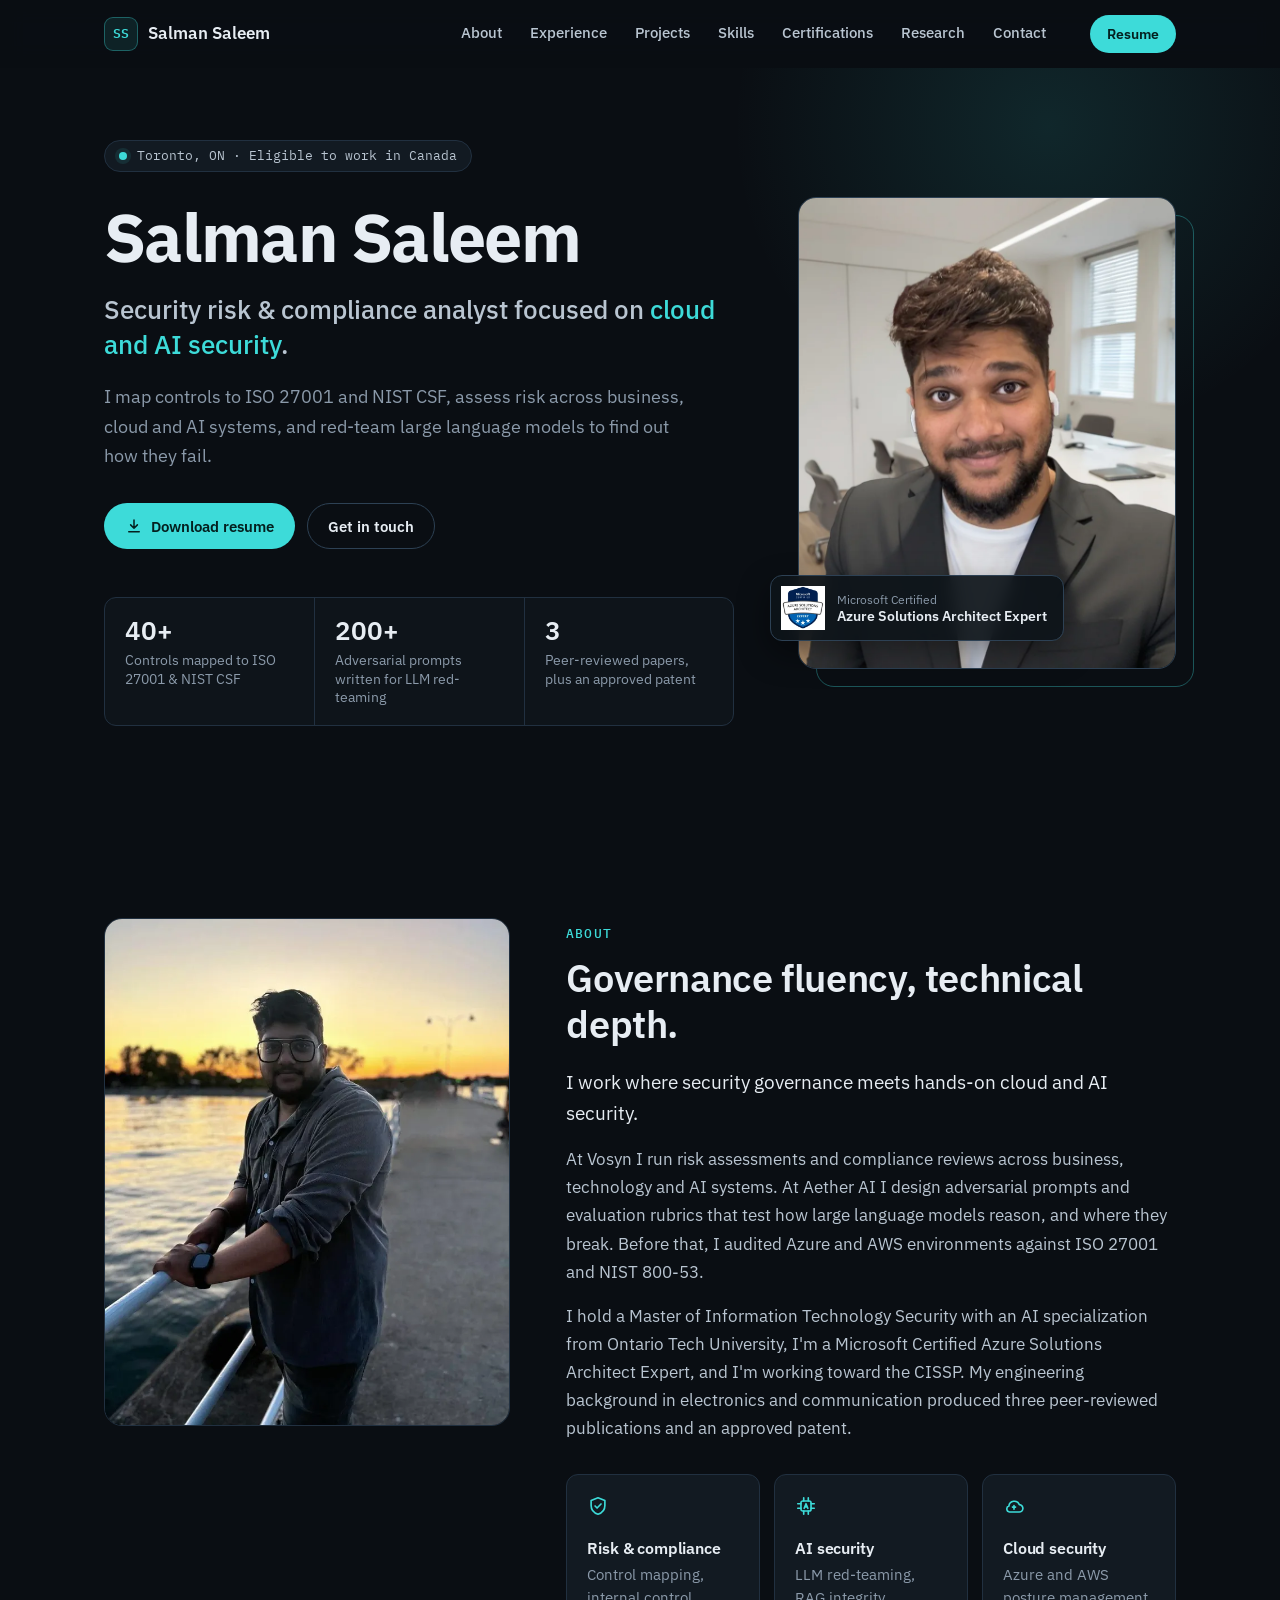
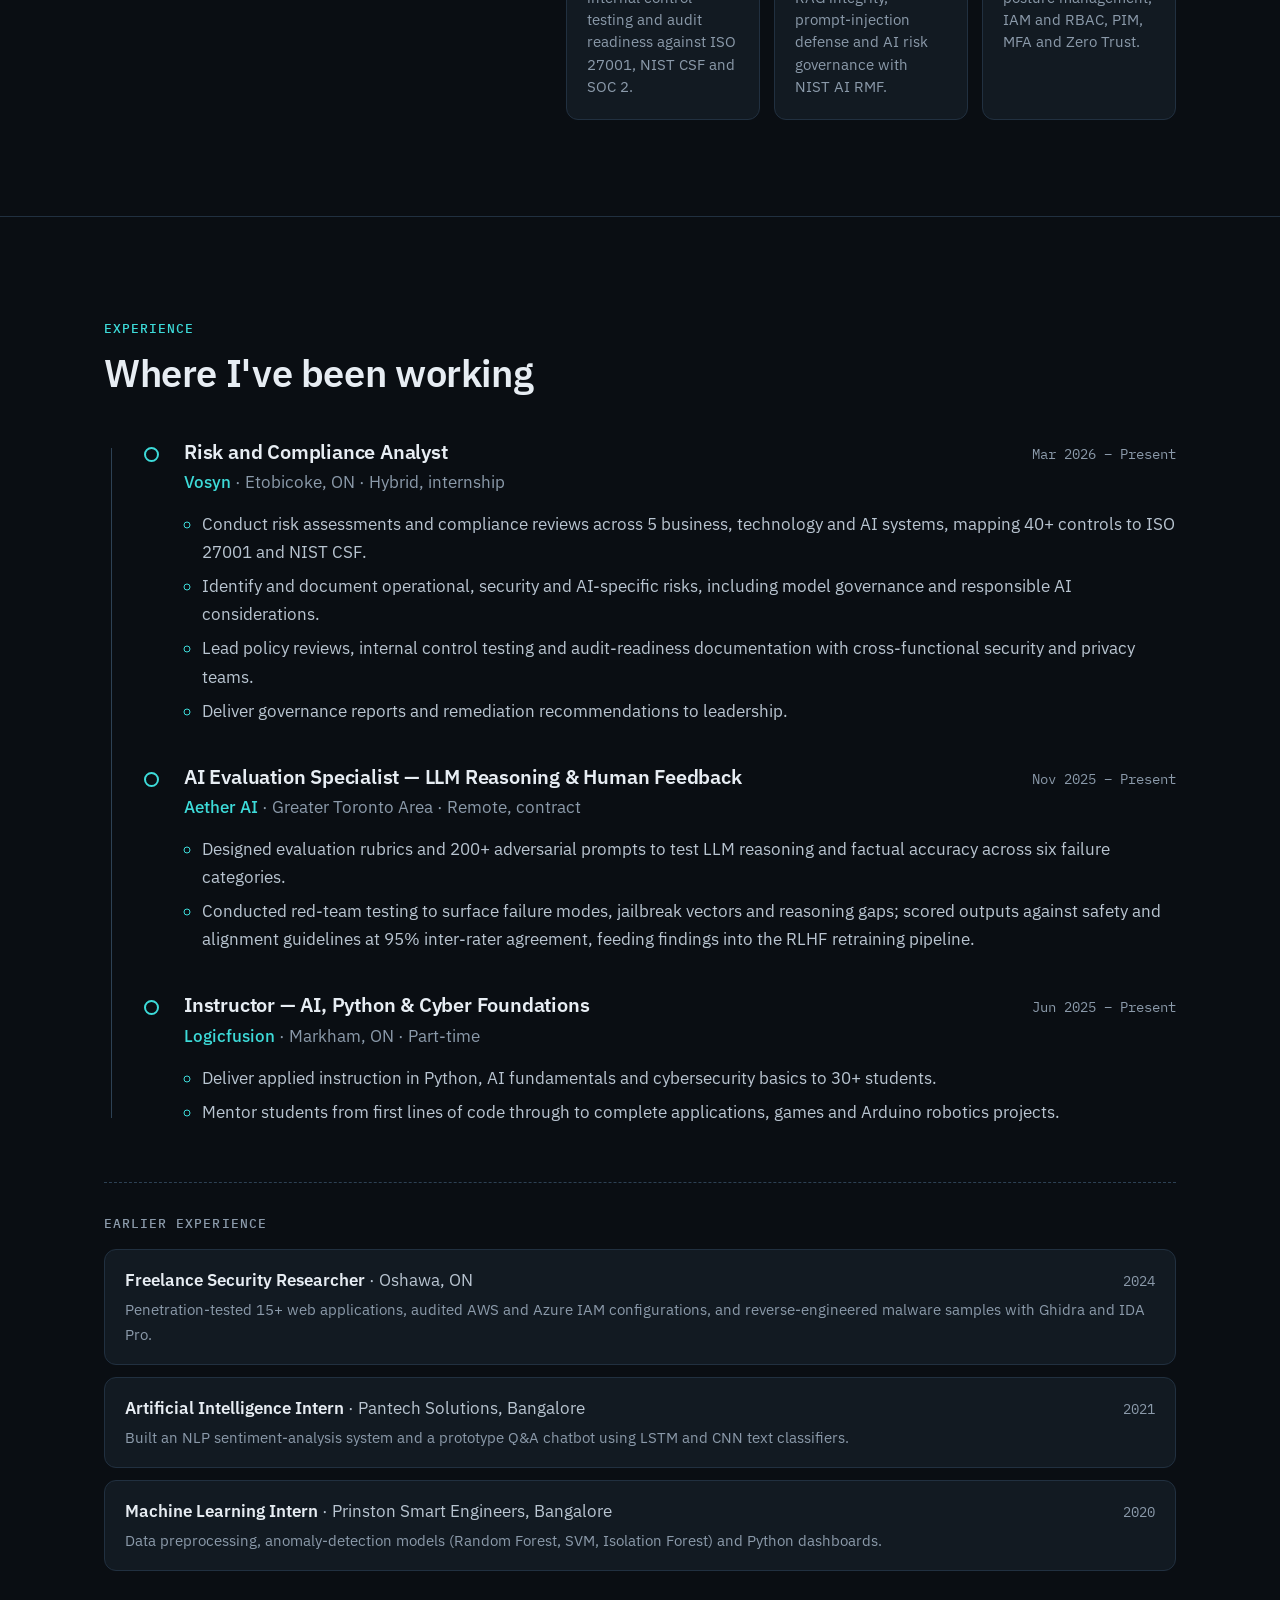
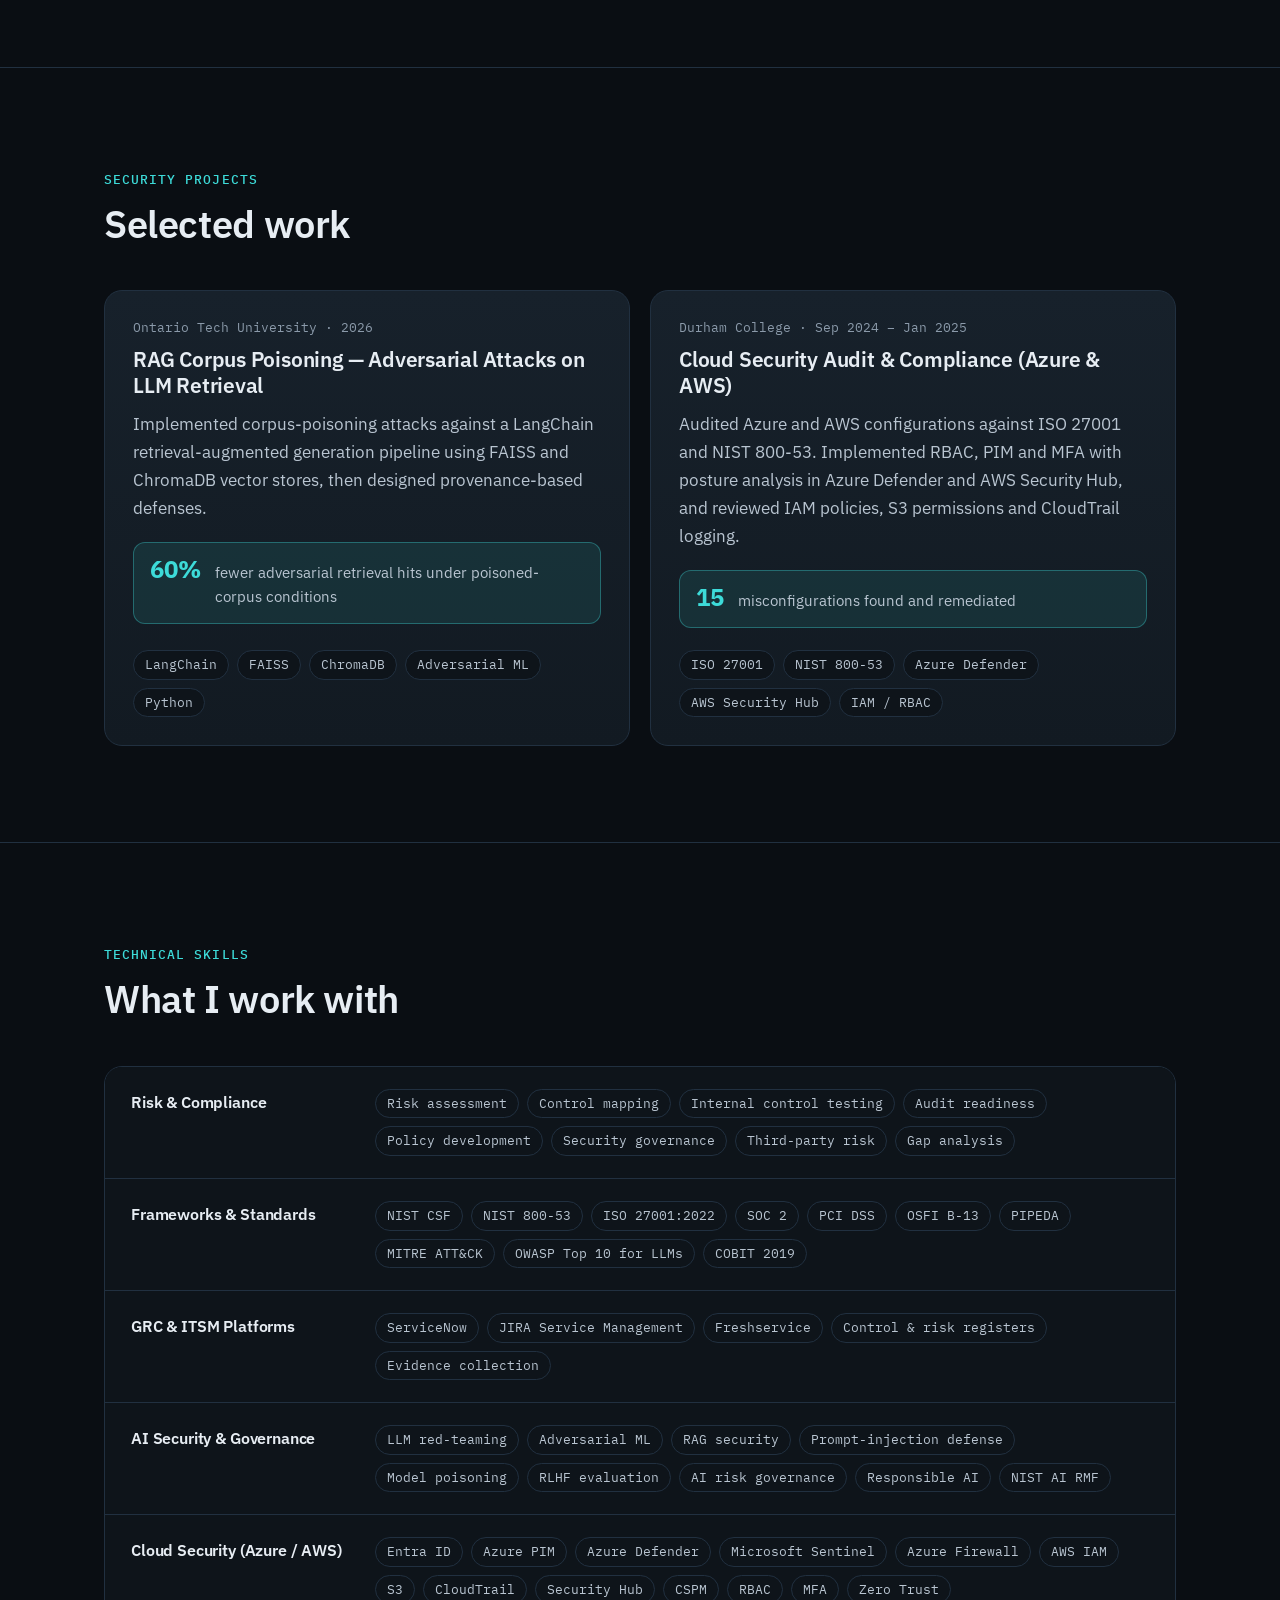
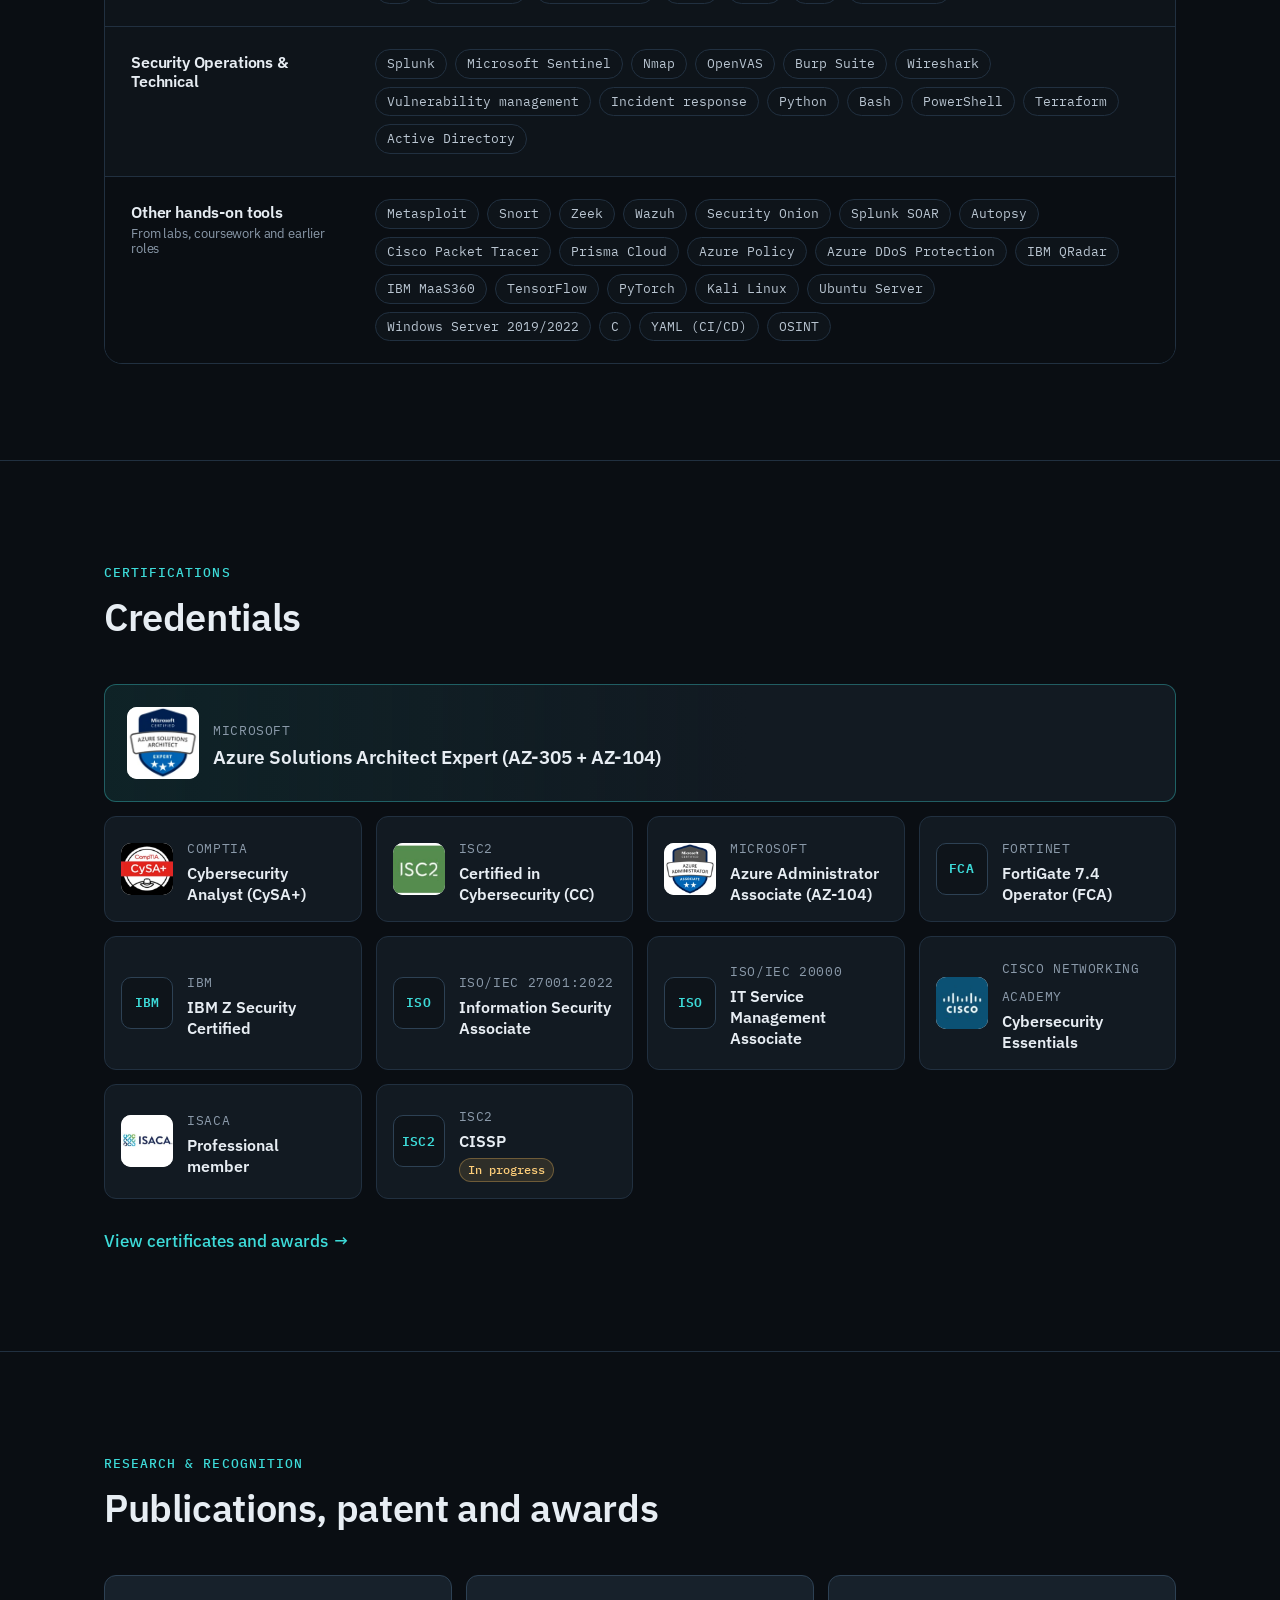
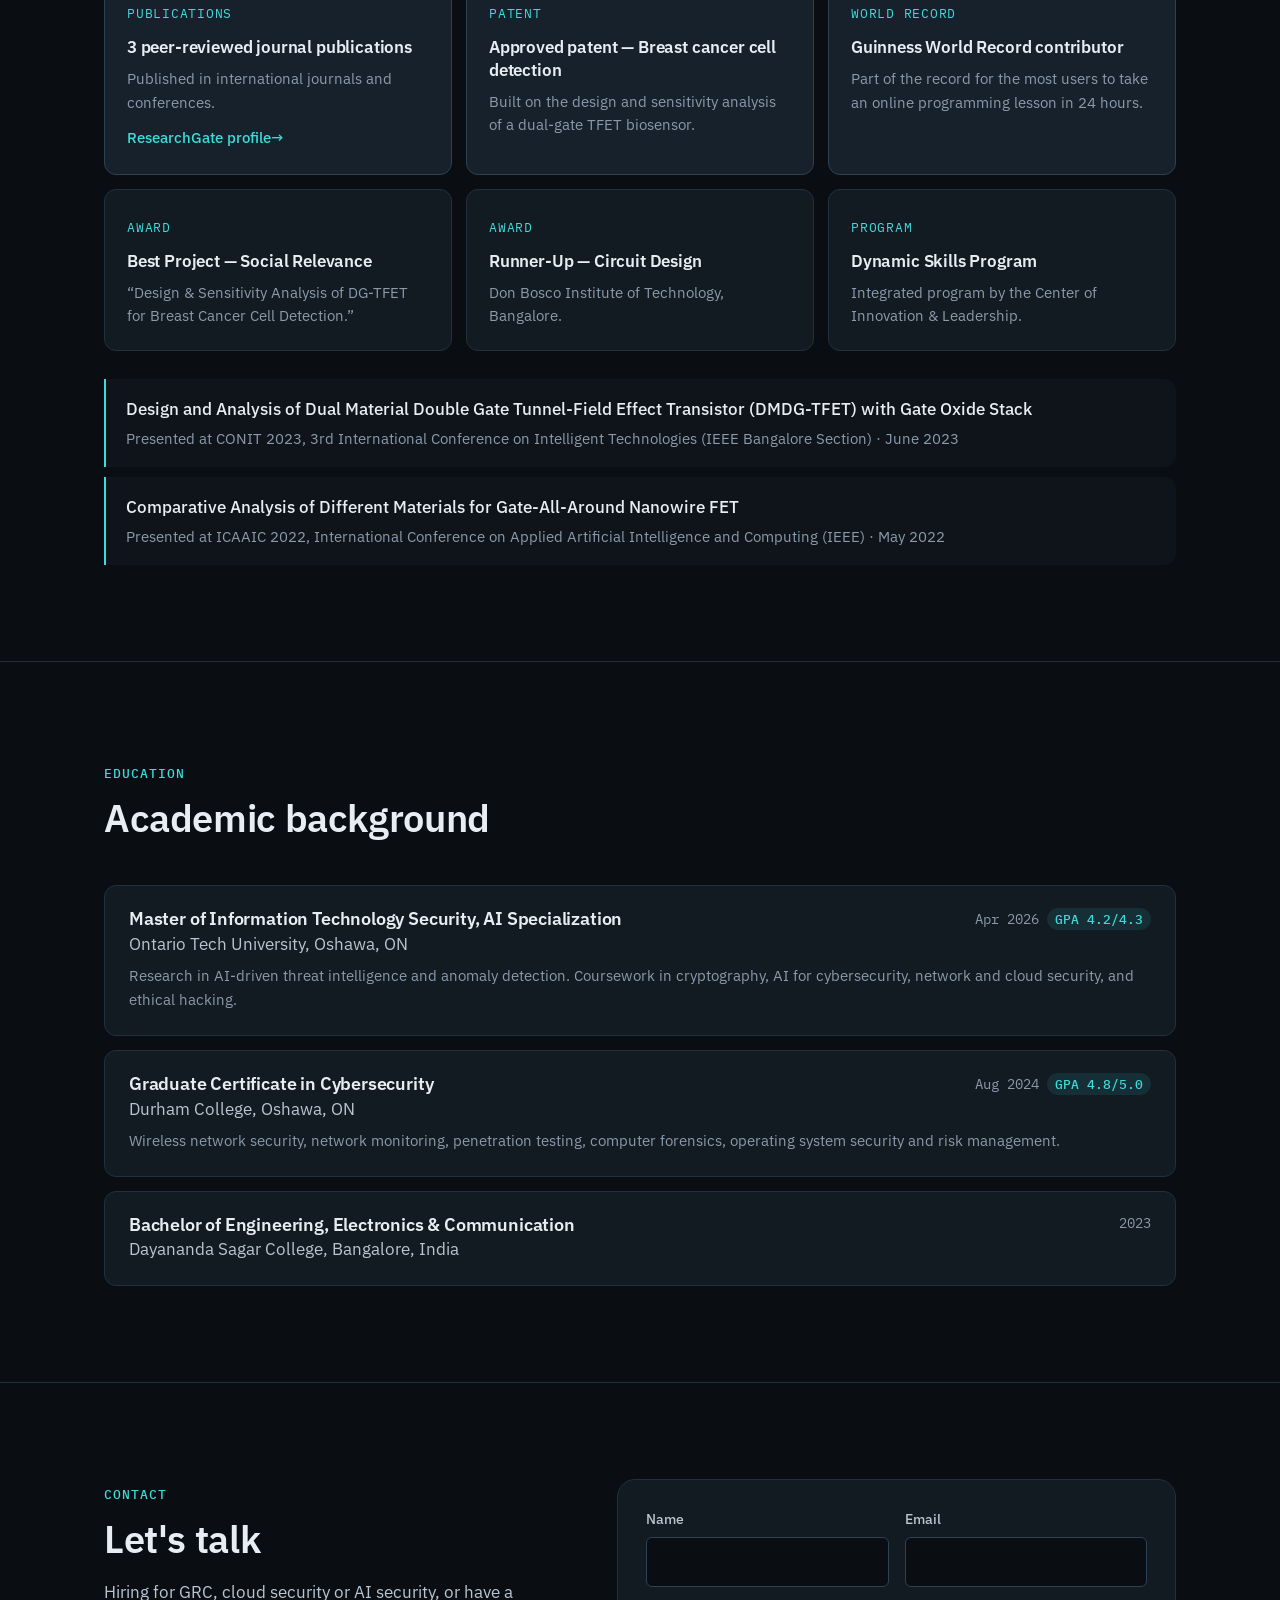
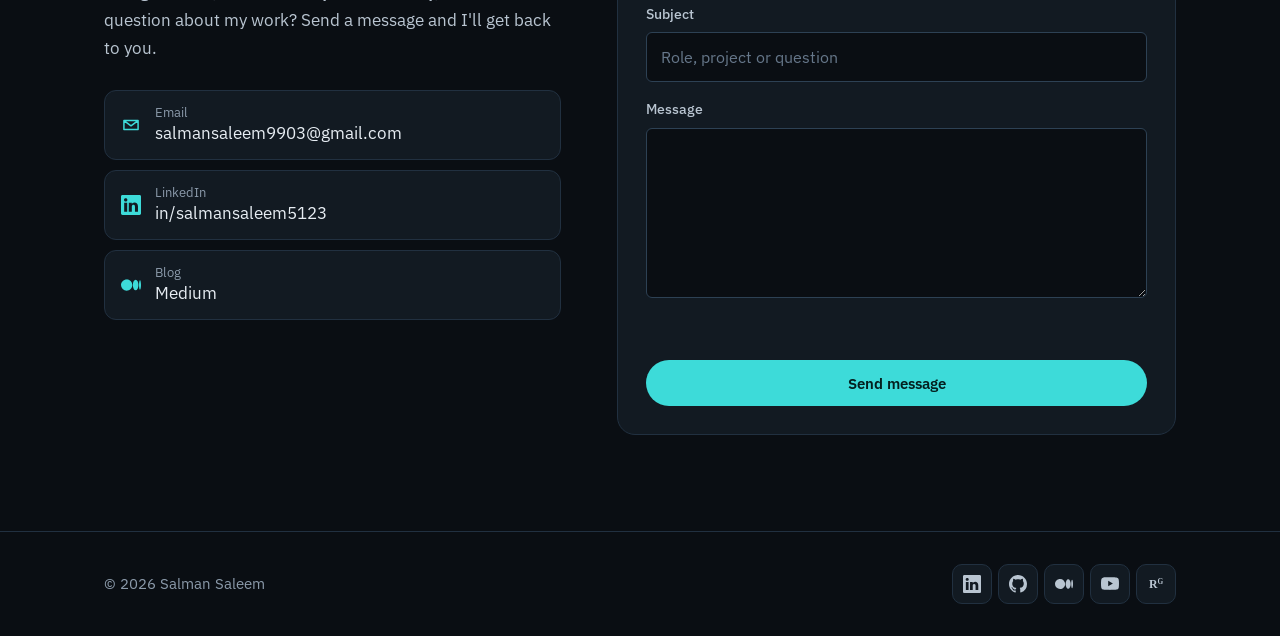
<file: index.html>
<!DOCTYPE html>
<html lang="en">
<head>
  <meta charset="utf-8">
  <meta name="viewport" content="width=device-width, initial-scale=1">
  <title>Salman Saleem | Security Risk, Compliance &amp; AI Security</title>
  <meta name="description" content="Salman Saleem is a Toronto-based security risk and compliance analyst working on ISO 27001, NIST CSF, cloud security and AI security, including LLM red-teaming and RAG integrity.">
  <meta name="theme-color" content="#0a0e13">
  <link rel="canonical" href="https://salmansaleem5123.github.io/portfolio/">

  <meta property="og:type" content="website">
  <meta property="og:title" content="Salman Saleem | Security Risk, Compliance &amp; AI Security">
  <meta property="og:description" content="Risk and compliance analyst mapping controls to ISO 27001 and NIST CSF, with hands-on AI security work in LLM red-teaming and RAG integrity.">
  <meta property="og:url" content="https://salmansaleem5123.github.io/portfolio/">
  <meta property="og:image" content="https://salmansaleem5123.github.io/portfolio/assets/img/site/og-image.jpg">
  <meta property="og:image:width" content="1200">
  <meta property="og:image:height" content="630">
  <meta name="twitter:card" content="summary_large_image">

  <link rel="icon" href="assets/img/site/favicon.png">
  <link rel="apple-touch-icon" href="assets/img/site/apple-touch-icon.png">

  <link rel="preconnect" href="https://fonts.googleapis.com">
  <link rel="preconnect" href="https://fonts.gstatic.com" crossorigin>
  <link rel="stylesheet" href="https://fonts.googleapis.com/css2?family=IBM+Plex+Mono:wght@400;500;600&family=IBM+Plex+Sans:wght@400;500;600;700&display=swap">
  <link rel="stylesheet" href="assets/css/site.css">
  <script>document.documentElement.classList.add('js')</script>

  <script type="application/ld+json">
  {
    "@context": "https://schema.org",
    "@type": "Person",
    "name": "Salman Saleem",
    "jobTitle": "Security Risk and Compliance Analyst",
    "address": { "@type": "PostalAddress", "addressLocality": "Toronto", "addressRegion": "ON", "addressCountry": "CA" },
    "alumniOf": ["Ontario Tech University", "Durham College", "Dayananda Sagar College"],
    "url": "https://salmansaleem5123.github.io/portfolio/",
    "sameAs": [
      "https://www.linkedin.com/in/salmansaleem5123/",
      "https://github.com/salmansaleem5123",
      "https://medium.com/@salmansaleem9903",
      "https://www.researchgate.net/profile/Salman-Saleem-16"
    ]
  }
  </script>
</head>

<body>
  <!-- Icon sprite -->
  <svg width="0" height="0" style="position:absolute" aria-hidden="true">
    <symbol id="i-github" viewBox="0 0 16 16"><path d="M8 0C3.58 0 0 3.58 0 8c0 3.54 2.29 6.53 5.47 7.59.4.07.55-.17.55-.38 0-.19-.01-.82-.01-1.49-2.01.37-2.53-.49-2.69-.94-.09-.23-.48-.94-.82-1.13-.28-.15-.68-.52-.01-.53.63-.01 1.08.58 1.23.82.72 1.21 1.87.87 2.33.66.07-.52.28-.87.51-1.07-1.78-.2-3.64-.89-3.64-3.95 0-.87.31-1.59.82-2.15-.08-.2-.36-1.02.08-2.12 0 0 .67-.21 2.2.82.64-.18 1.32-.27 2-.27s1.36.09 2 .27c1.53-1.04 2.2-.82 2.2-.82.44 1.1.16 1.92.08 2.12.51.56.82 1.27.82 2.15 0 3.07-1.87 3.75-3.65 3.95.29.25.54.73.54 1.48 0 1.07-.01 1.93-.01 2.2 0 .21.15.46.55.38A8.01 8.01 0 0 0 16 8c0-4.42-3.58-8-8-8"/></symbol>
    <symbol id="i-linkedin" viewBox="0 0 16 16"><path d="M0 1.146C0 .513.526 0 1.175 0h13.65C15.474 0 16 .513 16 1.146v13.708c0 .633-.526 1.146-1.175 1.146H1.175C.526 16 0 15.487 0 14.854zm4.943 12.248V6.169H2.542v7.225zm-1.2-8.212c.837 0 1.358-.554 1.358-1.248-.015-.709-.52-1.248-1.342-1.248S2.4 3.226 2.4 3.934c0 .694.521 1.248 1.327 1.248zm4.908 8.212V9.359c0-.216.016-.432.08-.586.173-.431.568-.878 1.232-.878.869 0 1.216.662 1.216 1.634v3.865h2.401V9.25c0-2.22-1.184-3.252-2.764-3.252-1.274 0-1.845.7-2.165 1.193v.025h-.016l.016-.025V6.169h-2.4c.03.678 0 7.225 0 7.225z"/></symbol>
    <symbol id="i-youtube" viewBox="0 0 16 16"><path d="M8.051 1.999h.089c.822.003 4.987.033 6.11.335a2.01 2.01 0 0 1 1.415 1.42c.101.38.172.883.22 1.402l.01.104.022.26.008.104c.065.914.073 1.77.074 1.957v.075c-.001.194-.01 1.108-.082 2.06l-.008.105-.009.104c-.05.572-.124 1.14-.235 1.558a2.01 2.01 0 0 1-1.415 1.42c-1.16.312-5.569.334-6.18.335h-.142c-.309 0-1.587-.006-2.927-.052l-.17-.006-.087-.004-.171-.007-.171-.007c-1.11-.049-2.167-.128-2.654-.26a2.01 2.01 0 0 1-1.415-1.419c-.111-.417-.185-.986-.235-1.558L.09 9.82l-.008-.104A31 31 0 0 1 0 7.68v-.123c.002-.215.01-.958.064-1.778l.007-.103.003-.052.008-.104.022-.26.01-.104c.048-.519.119-1.023.22-1.402a2.01 2.01 0 0 1 1.415-1.42c.487-.13 1.544-.21 2.654-.26l.17-.007.172-.006.086-.003.171-.007A100 100 0 0 1 7.858 2zM6.4 5.209v4.818l4.157-2.408z"/></symbol>
    <symbol id="i-medium" viewBox="0 0 16 16"><path d="M9.025 8c0 2.485-2.02 4.5-4.513 4.5A4.506 4.506 0 0 1 0 8c0-2.486 2.02-4.5 4.512-4.5A4.506 4.506 0 0 1 9.025 8m4.95 0c0 2.34-1.01 4.236-2.256 4.236S9.463 10.339 9.463 8c0-2.34 1.01-4.236 2.256-4.236S13.975 5.661 13.975 8M16 8c0 2.096-.355 3.795-.794 3.795-.438 0-.793-1.7-.793-3.795 0-2.096.355-3.795.794-3.795.438 0 .793 1.699.793 3.795"/></symbol>
    <symbol id="i-rg" viewBox="0 0 16 16"><text x="8" y="11.6" text-anchor="middle" font-family="Georgia, serif" font-size="10.5" font-weight="700">R<tspan font-size="6.5" dy="-4">G</tspan></text></symbol>
    <symbol id="i-mail" viewBox="0 0 24 24"><path fill="none" stroke="currentColor" stroke-width="1.8" stroke-linecap="round" stroke-linejoin="round" d="M3.5 6.5h17v11h-17zM4 7l8 6 8-6"/></symbol>
    <symbol id="i-download" viewBox="0 0 24 24"><path fill="none" stroke="currentColor" stroke-width="2" stroke-linecap="round" stroke-linejoin="round" d="M12 4v11m0 0-4.5-4.5M12 15l4.5-4.5M5 19.5h14"/></symbol>
    <symbol id="i-shield" viewBox="0 0 24 24"><path fill="none" stroke="currentColor" stroke-width="1.8" stroke-linejoin="round" d="M12 3 4.5 6v5.5c0 4.6 3.1 8.1 7.5 9.5 4.4-1.4 7.5-4.9 7.5-9.5V6z"/><path fill="none" stroke="currentColor" stroke-width="1.8" stroke-linecap="round" stroke-linejoin="round" d="m8.8 12 2.2 2.2 4.3-4.4"/></symbol>
    <symbol id="i-ai" viewBox="0 0 24 24"><g fill="none" stroke="currentColor" stroke-width="1.8" stroke-linecap="round" stroke-linejoin="round"><rect x="6.5" y="6.5" width="11" height="11" rx="2"/><path d="M9.5 3v3.5M14.5 3v3.5M9.5 17.5V21M14.5 17.5V21M3 9.5h3.5M3 14.5h3.5M17.5 9.5H21M17.5 14.5H21"/><path d="m10 14.5 2-5 2 5M10.6 13h2.8"/></g></symbol>
    <symbol id="i-cloud" viewBox="0 0 24 24"><path fill="none" stroke="currentColor" stroke-width="1.8" stroke-linejoin="round" d="M7 18.5h10.5a4 4 0 0 0 .4-8 6 6 0 0 0-11.5 1.6A3.3 3.3 0 0 0 7 18.5z"/><path fill="none" stroke="currentColor" stroke-width="1.8" stroke-linecap="round" stroke-linejoin="round" d="M12 11.5v4M10.3 13.2h3.4"/></symbol>
  </svg>

  <a class="skip-link" href="#main">Skip to content</a>

  <header class="site-header">
    <div class="container header-inner">
      <a class="brand" href="#top" aria-label="Salman Saleem, back to top">
        <span class="brand-mark" aria-hidden="true">SS</span>
        <span>Salman Saleem</span>
      </a>

      <button class="nav-toggle" type="button" aria-controls="site-nav" aria-expanded="false">
        <span class="bar" aria-hidden="true"></span>
        <span class="visually-hidden">Menu</span>
      </button>

      <nav class="nav" id="site-nav" aria-label="Main">
        <ul class="nav-list">
          <li><a href="#about">About</a></li>
          <li><a href="#experience">Experience</a></li>
          <li><a href="#projects">Projects</a></li>
          <li><a href="#skills">Skills</a></li>
          <li><a href="#certifications">Certifications</a></li>
          <li><a href="#research">Research</a></li>
          <li><a href="#contact">Contact</a></li>
          <li class="nav-resume"><a href="assets/Salman-Saleem-Resume.pdf" target="_blank" rel="noopener">Download resume</a></li>
        </ul>
      </nav>
      <a class="btn btn-primary btn-sm header-cta" href="assets/Salman-Saleem-Resume.pdf" target="_blank" rel="noopener">Resume</a>
    </div>
  </header>

  <main id="main">

    <!-- Hero -->
    <section class="hero" id="top">
      <div class="container hero-grid">
        <div>
          <p class="hero-meta"><span class="dot" aria-hidden="true"></span><span>Toronto, ON · Eligible to work in Canada</span></p>
          <h1>Salman Saleem</h1>
          <p class="hero-role">Security risk &amp; compliance analyst focused on <strong>cloud and AI security</strong>.</p>
          <p class="hero-lead">I map controls to ISO 27001 and NIST CSF, assess risk across business, cloud and AI systems, and red-team large language models to find out how they fail.</p>
          <div class="hero-actions">
            <a class="btn btn-primary" href="assets/Salman-Saleem-Resume.pdf" target="_blank" rel="noopener">
              <svg class="icon" aria-hidden="true"><use href="#i-download"/></svg>Download resume
            </a>
            <a class="btn btn-ghost" href="#contact">Get in touch</a>
          </div>
          <ul class="hero-facts">
            <li><span class="fact-value">40+</span><span class="fact-label">Controls mapped to ISO 27001 &amp; NIST CSF</span></li>
            <li><span class="fact-value">200+</span><span class="fact-label">Adversarial prompts written for LLM red-teaming</span></li>
            <li><span class="fact-value">3</span><span class="fact-label">Peer-reviewed papers, plus an approved patent</span></li>
          </ul>
        </div>

        <div class="hero-photo">
          <div class="frame">
            <img src="assets/img/site/portrait.webp" width="800" height="1000" alt="Portrait of Salman Saleem" fetchpriority="high">
          </div>
          <div class="hero-badge">
            <img src="assets/img/site/badge-azure-architect.webp" width="44" height="44" alt="">
            <div><span>Microsoft Certified</span><strong>Azure Solutions Architect Expert</strong></div>
          </div>
        </div>
      </div>
    </section>

    <!-- About -->
    <section class="section" id="about">
      <div class="container about-grid">
        <div class="about-photo reveal">
          <img src="assets/img/site/outdoor.webp" width="720" height="900" alt="Salman Saleem outdoors at sunset" loading="lazy">
        </div>
        <div class="about-body reveal">
          <span class="eyebrow">About</span>
          <h2 class="section-title">Governance fluency, technical depth.</h2>
          <p class="lead" style="margin-top:20px">I work where security governance meets hands-on cloud and AI security.</p>
          <p>At Vosyn I run risk assessments and compliance reviews across business, technology and AI systems. At Aether AI I design adversarial prompts and evaluation rubrics that test how large language models reason, and where they break. Before that, I audited Azure and AWS environments against ISO 27001 and NIST 800-53.</p>
          <p>I hold a Master of Information Technology Security with an AI specialization from Ontario Tech University, I'm a Microsoft Certified Azure Solutions Architect Expert, and I'm working toward the CISSP. My engineering background in electronics and communication produced three peer-reviewed publications and an approved patent.</p>

          <div class="focus-grid">
            <div class="focus-card">
              <svg class="icon" aria-hidden="true"><use href="#i-shield"/></svg>
              <h3>Risk &amp; compliance</h3>
              <p>Control mapping, internal control testing and audit readiness against ISO 27001, NIST CSF and SOC 2.</p>
            </div>
            <div class="focus-card">
              <svg class="icon" aria-hidden="true"><use href="#i-ai"/></svg>
              <h3>AI security</h3>
              <p>LLM red-teaming, RAG integrity, prompt-injection defense and AI risk governance with NIST AI RMF.</p>
            </div>
            <div class="focus-card">
              <svg class="icon" aria-hidden="true"><use href="#i-cloud"/></svg>
              <h3>Cloud security</h3>
              <p>Azure and AWS posture management, IAM and RBAC, PIM, MFA and Zero Trust.</p>
            </div>
          </div>
        </div>
      </div>
    </section>

    <!-- Experience -->
    <section class="section" id="experience">
      <div class="container">
        <div class="section-head reveal">
          <span class="eyebrow">Experience</span>
          <h2 class="section-title">Where I've been working</h2>
        </div>

        <ol class="timeline">
          <li class="job reveal">
            <div class="job-head">
              <h3 class="job-title">Risk and Compliance Analyst</h3>
              <span class="job-dates">Mar 2026 – Present</span>
            </div>
            <p class="job-org">Vosyn <span>· Etobicoke, ON · Hybrid, internship</span></p>
            <ul>
              <li>Conduct risk assessments and compliance reviews across 5 business, technology and AI systems, mapping 40+ controls to ISO 27001 and NIST CSF.</li>
              <li>Identify and document operational, security and AI-specific risks, including model governance and responsible AI considerations.</li>
              <li>Lead policy reviews, internal control testing and audit-readiness documentation with cross-functional security and privacy teams.</li>
              <li>Deliver governance reports and remediation recommendations to leadership.</li>
            </ul>
          </li>

          <li class="job reveal">
            <div class="job-head">
              <h3 class="job-title">AI Evaluation Specialist — LLM Reasoning &amp; Human Feedback</h3>
              <span class="job-dates">Nov 2025 – Present</span>
            </div>
            <p class="job-org">Aether AI <span>· Greater Toronto Area · Remote, contract</span></p>
            <ul>
              <li>Designed evaluation rubrics and 200+ adversarial prompts to test LLM reasoning and factual accuracy across six failure categories.</li>
              <li>Conducted red-team testing to surface failure modes, jailbreak vectors and reasoning gaps; scored outputs against safety and alignment guidelines at 95% inter-rater agreement, feeding findings into the RLHF retraining pipeline.</li>
            </ul>
          </li>

          <li class="job reveal">
            <div class="job-head">
              <h3 class="job-title">Instructor — AI, Python &amp; Cyber Foundations</h3>
              <span class="job-dates">Jun 2025 – Present</span>
            </div>
            <p class="job-org">Logicfusion <span>· Markham, ON · Part-time</span></p>
            <ul>
              <li>Deliver applied instruction in Python, AI fundamentals and cybersecurity basics to 30+ students.</li>
              <li>Mentor students from first lines of code through to complete applications, games and Arduino robotics projects.</li>
            </ul>
          </li>
        </ol>

        <div class="earlier reveal">
          <h3>Earlier experience</h3>
          <ul class="earlier-list">
            <li>
              <span><strong>Freelance Security Researcher</strong> <span class="org">· Oshawa, ON</span></span>
              <span class="when">2024</span>
              <p>Penetration-tested 15+ web applications, audited AWS and Azure IAM configurations, and reverse-engineered malware samples with Ghidra and IDA Pro.</p>
            </li>
            <li>
              <span><strong>Artificial Intelligence Intern</strong> <span class="org">· Pantech Solutions, Bangalore</span></span>
              <span class="when">2021</span>
              <p>Built an NLP sentiment-analysis system and a prototype Q&amp;A chatbot using LSTM and CNN text classifiers.</p>
            </li>
            <li>
              <span><strong>Machine Learning Intern</strong> <span class="org">· Prinston Smart Engineers, Bangalore</span></span>
              <span class="when">2020</span>
              <p>Data preprocessing, anomaly-detection models (Random Forest, SVM, Isolation Forest) and Python dashboards.</p>
            </li>
          </ul>
        </div>
      </div>
    </section>

    <!-- Projects -->
    <section class="section" id="projects">
      <div class="container">
        <div class="section-head reveal">
          <span class="eyebrow">Security projects</span>
          <h2 class="section-title">Selected work</h2>
        </div>

        <div class="project-grid">
          <article class="project reveal">
            <span class="project-kicker">Ontario Tech University · 2026</span>
            <h3>RAG Corpus Poisoning — Adversarial Attacks on LLM Retrieval</h3>
            <p>Implemented corpus-poisoning attacks against a LangChain retrieval-augmented generation pipeline using FAISS and ChromaDB vector stores, then designed provenance-based defenses.</p>
            <div class="result"><strong>60%</strong><span>fewer adversarial retrieval hits under poisoned-corpus conditions</span></div>
            <ul class="tags">
              <li class="tag">LangChain</li><li class="tag">FAISS</li><li class="tag">ChromaDB</li><li class="tag">Adversarial ML</li><li class="tag">Python</li>
            </ul>
          </article>

          <article class="project reveal">
            <span class="project-kicker">Durham College · Sep 2024 – Jan 2025</span>
            <h3>Cloud Security Audit &amp; Compliance (Azure &amp; AWS)</h3>
            <p>Audited Azure and AWS configurations against ISO 27001 and NIST 800-53. Implemented RBAC, PIM and MFA with posture analysis in Azure Defender and AWS Security Hub, and reviewed IAM policies, S3 permissions and CloudTrail logging.</p>
            <div class="result"><strong>15</strong><span>misconfigurations found and remediated</span></div>
            <ul class="tags">
              <li class="tag">ISO 27001</li><li class="tag">NIST 800-53</li><li class="tag">Azure Defender</li><li class="tag">AWS Security Hub</li><li class="tag">IAM / RBAC</li>
            </ul>
          </article>
        </div>
      </div>
    </section>

    <!-- Skills -->
    <section class="section" id="skills">
      <div class="container">
        <div class="section-head reveal">
          <span class="eyebrow">Technical skills</span>
          <h2 class="section-title">What I work with</h2>
        </div>

        <div class="skill-groups reveal">
          <div class="skill-group">
            <h3>Risk &amp; Compliance</h3>
            <ul class="tags">
              <li class="tag">Risk assessment</li><li class="tag">Control mapping</li><li class="tag">Internal control testing</li><li class="tag">Audit readiness</li><li class="tag">Policy development</li><li class="tag">Security governance</li><li class="tag">Third-party risk</li><li class="tag">Gap analysis</li>
            </ul>
          </div>
          <div class="skill-group">
            <h3>Frameworks &amp; Standards</h3>
            <ul class="tags">
              <li class="tag">NIST CSF</li><li class="tag">NIST 800-53</li><li class="tag">ISO 27001:2022</li><li class="tag">SOC 2</li><li class="tag">PCI DSS</li><li class="tag">OSFI B-13</li><li class="tag">PIPEDA</li><li class="tag">MITRE ATT&amp;CK</li><li class="tag">OWASP Top 10 for LLMs</li><li class="tag">COBIT 2019</li>
            </ul>
          </div>
          <div class="skill-group">
            <h3>GRC &amp; ITSM Platforms</h3>
            <ul class="tags">
              <li class="tag">ServiceNow</li><li class="tag">JIRA Service Management</li><li class="tag">Freshservice</li><li class="tag">Control &amp; risk registers</li><li class="tag">Evidence collection</li>
            </ul>
          </div>
          <div class="skill-group">
            <h3>AI Security &amp; Governance</h3>
            <ul class="tags">
              <li class="tag">LLM red-teaming</li><li class="tag">Adversarial ML</li><li class="tag">RAG security</li><li class="tag">Prompt-injection defense</li><li class="tag">Model poisoning</li><li class="tag">RLHF evaluation</li><li class="tag">AI risk governance</li><li class="tag">Responsible AI</li><li class="tag">NIST AI RMF</li>
            </ul>
          </div>
          <div class="skill-group">
            <h3>Cloud Security (Azure / AWS)</h3>
            <ul class="tags">
              <li class="tag">Entra ID</li><li class="tag">Azure PIM</li><li class="tag">Azure Defender</li><li class="tag">Microsoft Sentinel</li><li class="tag">Azure Firewall</li><li class="tag">AWS IAM</li><li class="tag">S3</li><li class="tag">CloudTrail</li><li class="tag">Security Hub</li><li class="tag">CSPM</li><li class="tag">RBAC</li><li class="tag">MFA</li><li class="tag">Zero Trust</li>
            </ul>
          </div>
          <div class="skill-group">
            <h3>Security Operations &amp; Technical</h3>
            <ul class="tags">
              <li class="tag">Splunk</li><li class="tag">Microsoft Sentinel</li><li class="tag">Nmap</li><li class="tag">OpenVAS</li><li class="tag">Burp Suite</li><li class="tag">Wireshark</li><li class="tag">Vulnerability management</li><li class="tag">Incident response</li><li class="tag">Python</li><li class="tag">Bash</li><li class="tag">PowerShell</li><li class="tag">Terraform</li><li class="tag">Active Directory</li>
            </ul>
          </div>
          <div class="skill-group is-extra">
            <h3>Other hands-on tools <small>From labs, coursework and earlier roles</small></h3>
            <ul class="tags">
              <li class="tag">Metasploit</li><li class="tag">Snort</li><li class="tag">Zeek</li><li class="tag">Wazuh</li><li class="tag">Security Onion</li><li class="tag">Splunk SOAR</li><li class="tag">Autopsy</li><li class="tag">Cisco Packet Tracer</li><li class="tag">Prisma Cloud</li><li class="tag">Azure Policy</li><li class="tag">Azure DDoS Protection</li><li class="tag">IBM QRadar</li><li class="tag">IBM MaaS360</li><li class="tag">TensorFlow</li><li class="tag">PyTorch</li><li class="tag">Kali Linux</li><li class="tag">Ubuntu Server</li><li class="tag">Windows Server 2019/2022</li><li class="tag">C</li><li class="tag">YAML (CI/CD)</li><li class="tag">OSINT</li>
            </ul>
          </div>
        </div>
      </div>
    </section>

    <!-- Certifications -->
    <section class="section" id="certifications">
      <div class="container">
        <div class="section-head reveal">
          <span class="eyebrow">Certifications</span>
          <h2 class="section-title">Credentials</h2>
        </div>

        <ul class="cert-grid reveal">
          <li class="cert is-featured">
            <span class="cert-logo"><img src="assets/img/site/badge-azure-architect.webp" width="80" height="80" alt="" loading="lazy"></span>
            <div><span class="cert-issuer">Microsoft</span><span class="cert-name">Azure Solutions Architect Expert (AZ-305 + AZ-104)</span></div>
          </li>
          <li class="cert">
            <span class="cert-logo"><img src="assets/img/site/badge-cysa.webp" width="52" height="52" alt="" loading="lazy"></span>
            <div><span class="cert-issuer">CompTIA</span><span class="cert-name">Cybersecurity Analyst (CySA+)</span></div>
          </li>
          <li class="cert">
            <span class="cert-logo"><img src="assets/img/site/badge-isc2.webp" width="52" height="52" alt="" loading="lazy"></span>
            <div><span class="cert-issuer">ISC2</span><span class="cert-name">Certified in Cybersecurity (CC)</span></div>
          </li>
          <li class="cert">
            <span class="cert-logo"><img src="assets/img/site/badge-azure-admin.webp" width="52" height="52" alt="" loading="lazy"></span>
            <div><span class="cert-issuer">Microsoft</span><span class="cert-name">Azure Administrator Associate (AZ-104)</span></div>
          </li>
          <li class="cert">
            <span class="cert-logo mono" aria-hidden="true">FCA</span>
            <div><span class="cert-issuer">Fortinet</span><span class="cert-name">FortiGate 7.4 Operator (FCA)</span></div>
          </li>
          <li class="cert">
            <span class="cert-logo mono" aria-hidden="true">IBM</span>
            <div><span class="cert-issuer">IBM</span><span class="cert-name">IBM Z Security Certified</span></div>
          </li>
          <li class="cert">
            <span class="cert-logo mono" aria-hidden="true">ISO</span>
            <div><span class="cert-issuer">ISO/IEC 27001:2022</span><span class="cert-name">Information Security Associate</span></div>
          </li>
          <li class="cert">
            <span class="cert-logo mono" aria-hidden="true">ISO</span>
            <div><span class="cert-issuer">ISO/IEC 20000</span><span class="cert-name">IT Service Management Associate</span></div>
          </li>
          <li class="cert">
            <span class="cert-logo"><img src="assets/img/site/badge-cisco.webp" width="52" height="52" alt="" loading="lazy"></span>
            <div><span class="cert-issuer">Cisco Networking Academy</span><span class="cert-name">Cybersecurity Essentials</span></div>
          </li>
          <li class="cert">
            <span class="cert-logo"><img src="assets/img/site/badge-isaca.webp" width="52" height="52" alt="" loading="lazy"></span>
            <div><span class="cert-issuer">ISACA</span><span class="cert-name">Professional member</span></div>
          </li>
          <li class="cert">
            <span class="cert-logo mono" aria-hidden="true">ISC2</span>
            <div><span class="cert-issuer">ISC2</span><span class="cert-name">CISSP</span><span class="cert-status">In progress</span></div>
          </li>
        </ul>
        <p class="section-foot"><a class="link-arrow" href="certifications.html">View certificates and awards</a></p>
      </div>
    </section>

    <!-- Research & recognition -->
    <section class="section" id="research">
      <div class="container">
        <div class="section-head reveal">
          <span class="eyebrow">Research &amp; recognition</span>
          <h2 class="section-title">Publications, patent and awards</h2>
        </div>

        <div class="recog-grid reveal">
          <div class="recog is-major">
            <span class="kicker">Publications</span>
            <h3>3 peer-reviewed journal publications</h3>
            <p>Published in international journals and conferences.</p>
            <a class="link-arrow" href="https://www.researchgate.net/profile/Salman-Saleem-16" target="_blank" rel="noopener">ResearchGate profile</a>
          </div>
          <div class="recog is-major">
            <span class="kicker">Patent</span>
            <h3>Approved patent — Breast cancer cell detection</h3>
            <p>Built on the design and sensitivity analysis of a dual-gate TFET biosensor.</p>
          </div>
          <div class="recog is-major">
            <span class="kicker">World record</span>
            <h3>Guinness World Record contributor</h3>
            <p>Part of the record for the most users to take an online programming lesson in 24 hours.</p>
          </div>
          <div class="recog">
            <span class="kicker">Award</span>
            <h3>Best Project — Social Relevance</h3>
            <p>“Design &amp; Sensitivity Analysis of DG-TFET for Breast Cancer Cell Detection.”</p>
          </div>
          <div class="recog">
            <span class="kicker">Award</span>
            <h3>Runner-Up — Circuit Design</h3>
            <p>Don Bosco Institute of Technology, Bangalore.</p>
          </div>
          <div class="recog">
            <span class="kicker">Program</span>
            <h3>Dynamic Skills Program</h3>
            <p>Integrated program by the Center of Innovation &amp; Leadership.</p>
          </div>
        </div>

        <ul class="papers reveal">
          <li>
            <span class="paper-title">Design and Analysis of Dual Material Double Gate Tunnel-Field Effect Transistor (DMDG-TFET) with Gate Oxide Stack</span>
            <span class="paper-venue">Presented at CONIT 2023, 3rd International Conference on Intelligent Technologies (IEEE Bangalore Section) · June 2023</span>
          </li>
          <li>
            <span class="paper-title">Comparative Analysis of Different Materials for Gate-All-Around Nanowire FET</span>
            <span class="paper-venue">Presented at ICAAIC 2022, International Conference on Applied Artificial Intelligence and Computing (IEEE) · May 2022</span>
          </li>
        </ul>
      </div>
    </section>

    <!-- Education -->
    <section class="section" id="education">
      <div class="container">
        <div class="section-head reveal">
          <span class="eyebrow">Education</span>
          <h2 class="section-title">Academic background</h2>
        </div>
        <ul class="edu-list">
          <li class="edu reveal">
            <div>
              <h3>Master of Information Technology Security, AI Specialization</h3>
              <p class="school">Ontario Tech University, Oshawa, ON</p>
            </div>
            <span class="when">Apr 2026<span class="gpa">GPA 4.2/4.3</span></span>
            <p class="detail">Research in AI-driven threat intelligence and anomaly detection. Coursework in cryptography, AI for cybersecurity, network and cloud security, and ethical hacking.</p>
          </li>
          <li class="edu reveal">
            <div>
              <h3>Graduate Certificate in Cybersecurity</h3>
              <p class="school">Durham College, Oshawa, ON</p>
            </div>
            <span class="when">Aug 2024<span class="gpa">GPA 4.8/5.0</span></span>
            <p class="detail">Wireless network security, network monitoring, penetration testing, computer forensics, operating system security and risk management.</p>
          </li>
          <li class="edu reveal">
            <div>
              <h3>Bachelor of Engineering, Electronics &amp; Communication</h3>
              <p class="school">Dayananda Sagar College, Bangalore, India</p>
            </div>
            <span class="when">2023</span>
          </li>
        </ul>
      </div>
    </section>

    <!-- Contact -->
    <section class="section" id="contact">
      <div class="container contact-grid">
        <div class="contact-copy reveal">
          <span class="eyebrow">Contact</span>
          <h2 class="section-title">Let's talk</h2>
          <p>Hiring for GRC, cloud security or AI security, or have a question about my work? Send a message and I'll get back to you.</p>
          <ul class="contact-links">
            <li><a href="mailto:salmansaleem9903@gmail.com?subject=Portfolio%20inquiry"><svg class="icon" aria-hidden="true"><use href="#i-mail"/></svg><span><small>Email</small>salmansaleem9903@gmail.com</span></a></li>
            <li><a href="https://www.linkedin.com/in/salmansaleem5123/" target="_blank" rel="noopener"><svg class="icon" aria-hidden="true"><use href="#i-linkedin"/></svg><span><small>LinkedIn</small>in/salmansaleem5123</span></a></li>
            <li><a href="https://medium.com/@salmansaleem9903" target="_blank" rel="noopener"><svg class="icon" aria-hidden="true"><use href="#i-medium"/></svg><span><small>Blog</small>Medium</span></a></li>
          </ul>
        </div>

        <form class="form reveal" id="contact-form" action="https://formspree.io/f/mwpronde" method="POST">
          <div class="form-row">
            <div class="field">
              <label for="cf-name">Name</label>
              <input id="cf-name" type="text" name="name" autocomplete="name" required>
            </div>
            <div class="field">
              <label for="cf-email">Email</label>
              <input id="cf-email" type="email" name="email" autocomplete="email" required>
            </div>
          </div>
          <div class="field">
            <label for="cf-subject">Subject</label>
            <input id="cf-subject" type="text" name="subject" placeholder="Role, project or question">
          </div>
          <div class="field">
            <label for="cf-message">Message</label>
            <textarea id="cf-message" name="message" rows="6" required></textarea>
          </div>
          <input class="hp" type="text" name="_gotcha" tabindex="-1" autocomplete="off" aria-hidden="true">
          <input type="hidden" name="_subject" value="New message from your portfolio">
          <p class="form-status" id="form-status" role="status" aria-live="polite"></p>
          <button class="btn btn-primary" type="submit">Send message</button>
        </form>
      </div>
    </section>
  </main>

  <footer class="site-footer">
    <div class="container footer-inner">
      <p>© <span data-year>2026</span> Salman Saleem</p>
      <ul class="social">
        <li><a href="https://www.linkedin.com/in/salmansaleem5123/" target="_blank" rel="noopener" aria-label="LinkedIn"><svg class="icon" aria-hidden="true"><use href="#i-linkedin"/></svg></a></li>
        <li><a href="https://github.com/salmansaleem5123" target="_blank" rel="noopener" aria-label="GitHub"><svg class="icon" aria-hidden="true"><use href="#i-github"/></svg></a></li>
        <li><a href="https://medium.com/@salmansaleem9903" target="_blank" rel="noopener" aria-label="Medium blog"><svg class="icon" aria-hidden="true"><use href="#i-medium"/></svg></a></li>
        <li><a href="https://www.youtube.com/@salmansaleem3989" target="_blank" rel="noopener" aria-label="YouTube"><svg class="icon" aria-hidden="true"><use href="#i-youtube"/></svg></a></li>
        <li><a href="https://www.researchgate.net/profile/Salman-Saleem-16" target="_blank" rel="noopener" aria-label="ResearchGate"><svg class="icon" aria-hidden="true"><use href="#i-rg"/></svg></a></li>
      </ul>
    </div>
  </footer>

  <script src="assets/js/site.js" defer></script>
</body>
</html>
</file>
<file: assets/css/site.css>
/* ==========================================================
   Salman Saleem — portfolio
   Hand-built, no framework. Dark theme.
   ========================================================== */

:root {
  --bg: #0a0e13;
  --bg-raised: #0e141a;
  --surface: #121a22;
  --surface-2: #17212b;
  --border: #213040;
  --border-strong: #2d4154;
  --text: #e7edf3;
  --text-2: #b9c5d1;
  --muted: #8b9aaa;
  --accent: #3ddbd9;
  --accent-strong: #6ff0ee;
  --accent-ink: #04201f;
  --accent-soft: rgba(61, 219, 217, 0.1);
  --accent-line: rgba(61, 219, 217, 0.35);
  --danger: #ff7b7b;

  --font-sans: "IBM Plex Sans", system-ui, -apple-system, "Segoe UI", Roboto, sans-serif;
  --font-mono: "IBM Plex Mono", ui-monospace, SFMono-Regular, Menlo, Consolas, monospace;

  --radius-sm: 6px;
  --radius: 12px;
  --radius-lg: 18px;
  --container: 1120px;
  --gutter: 24px;
  --header-h: 68px;

  color-scheme: dark;
}

*,
*::before,
*::after { box-sizing: border-box; }

html {
  scroll-behavior: smooth;
  scroll-padding-top: calc(var(--header-h) + 16px);
  -webkit-text-size-adjust: 100%;
}

body {
  margin: 0;
  background: var(--bg);
  color: var(--text);
  font-family: var(--font-sans);
  font-size: 17px;
  line-height: 1.65;
  -webkit-font-smoothing: antialiased;
  overflow-x: hidden;
}

img { max-width: 100%; height: auto; display: block; }

a { color: var(--accent); text-decoration: none; }
a:hover { color: var(--accent-strong); }

:focus-visible {
  outline: 2px solid var(--accent);
  outline-offset: 3px;
  border-radius: 4px;
}

h1, h2, h3, h4 { line-height: 1.2; margin: 0; font-weight: 600; letter-spacing: -0.01em; }
p { margin: 0; }
ul { margin: 0; padding: 0; }

.container {
  width: 100%;
  max-width: var(--container);
  margin: 0 auto;
  padding: 0 var(--gutter);
}

.visually-hidden {
  position: absolute !important;
  width: 1px; height: 1px;
  overflow: hidden; clip: rect(0 0 0 0);
  white-space: nowrap;
}

.skip-link {
  position: absolute; left: 16px; top: -48px; z-index: 100;
  background: var(--accent); color: var(--accent-ink);
  padding: 8px 14px; border-radius: var(--radius-sm); font-weight: 600;
}
.skip-link:focus { top: 12px; color: var(--accent-ink); }

.icon { width: 18px; height: 18px; flex: none; fill: currentColor; }

/* ---------- Buttons ---------- */
.btn {
  display: inline-flex; align-items: center; justify-content: center; gap: 8px;
  min-height: 46px; padding: 0 20px;
  border-radius: 999px; border: 1px solid transparent;
  font: 600 15px/1 var(--font-sans);
  cursor: pointer; transition: background .2s, color .2s, border-color .2s, transform .2s;
  white-space: nowrap;
}
.btn:active { transform: translateY(1px); }
.btn-primary { background: var(--accent); color: var(--accent-ink); }
.btn-primary:hover { background: var(--accent-strong); color: var(--accent-ink); }
.btn-ghost { border-color: var(--border-strong); color: var(--text); background: transparent; }
.btn-ghost:hover { border-color: var(--accent); color: var(--accent); }
.btn-sm { min-height: 38px; padding: 0 16px; font-size: 14px; }

/* ---------- Header ---------- */
.site-header {
  position: sticky; top: 0; z-index: 50;
  height: var(--header-h);
  background: rgba(10, 14, 19, 0.82);
  backdrop-filter: saturate(160%) blur(12px);
  -webkit-backdrop-filter: saturate(160%) blur(12px);
  border-bottom: 1px solid transparent;
  transition: border-color .2s;
}
.site-header.is-scrolled { border-bottom-color: var(--border); }
.header-inner { height: 100%; display: flex; align-items: center; gap: 24px; }

.brand { display: inline-flex; align-items: center; gap: 10px; color: var(--text); font-weight: 600; font-size: 17px; }
.brand:hover { color: var(--text); }
.brand-mark {
  display: grid; place-items: center;
  width: 34px; height: 34px; border-radius: 9px;
  background: var(--accent-soft); border: 1px solid var(--accent-line);
  color: var(--accent); font: 600 13px/1 var(--font-mono); letter-spacing: .02em;
}

.nav { margin-left: auto; }
.nav-list { list-style: none; display: flex; align-items: center; gap: 4px; }
.nav-list a {
  display: block; padding: 8px 12px; border-radius: var(--radius-sm);
  color: var(--text-2); font-size: 15px; font-weight: 500;
}
.nav-list a:hover { color: var(--text); background: var(--surface); }
.nav-list a.is-active { color: var(--accent); }
.header-cta { margin-left: 8px; }

.nav-toggle {
  display: none; margin-left: auto;
  width: 44px; height: 44px; border-radius: var(--radius-sm);
  border: 1px solid var(--border); background: var(--surface); color: var(--text);
  cursor: pointer; align-items: center; justify-content: center;
}
.nav-toggle .bar, .nav-toggle .bar::before, .nav-toggle .bar::after {
  display: block; width: 18px; height: 2px; background: currentColor; border-radius: 2px;
  position: relative; transition: transform .2s, background .2s;
}
.nav-toggle .bar::before, .nav-toggle .bar::after { content: ""; position: absolute; left: 0; }
.nav-toggle .bar::before { top: -6px; }
.nav-toggle .bar::after { top: 6px; }
.nav-open .nav-toggle .bar { background: transparent; }
.nav-open .nav-toggle .bar::before { transform: translateY(6px) rotate(45deg); }
.nav-open .nav-toggle .bar::after { transform: translateY(-6px) rotate(-45deg); }

@media (max-width: 960px) {
  .nav-toggle { display: inline-flex; }
  .header-cta { display: none; }
  .nav {
    position: fixed; inset: var(--header-h) 0 auto 0;
    background: var(--bg-raised); border-bottom: 1px solid var(--border);
    padding: 12px var(--gutter) 20px;
    transform: translateY(-8px); opacity: 0; visibility: hidden;
    transition: opacity .2s, transform .2s, visibility .2s;
  }
  .nav-open .nav { transform: none; opacity: 1; visibility: visible; }
  .nav-list { flex-direction: column; align-items: stretch; gap: 2px; }
  .nav-list a { padding: 12px; font-size: 16px; }
  .nav-list .nav-resume { display: block; margin-top: 8px; }
  .nav-list .nav-resume a { text-align: center; background: var(--accent); color: var(--accent-ink); border-radius: 999px; font-weight: 600; }
}
@media (min-width: 961px) { .nav-list .nav-resume { display: none; } }

/* ---------- Sections ---------- */
.section { padding: 96px 0; }
.section + .section { border-top: 1px solid var(--border); }
.section-head { margin-bottom: 44px; max-width: 680px; }
.eyebrow {
  display: inline-block; margin-bottom: 12px;
  font: 500 13px/1.4 var(--font-mono); letter-spacing: .08em; text-transform: uppercase;
  color: var(--accent);
}
.section-title { font-size: clamp(28px, 4vw, 38px); }
.section-intro { margin-top: 14px; color: var(--muted); }

/* ---------- Hero ---------- */
.hero { padding: 72px 0 96px; position: relative; overflow: hidden; }
.hero::before {
  content: ""; position: absolute; inset: -40% -10% auto auto; width: 720px; height: 720px;
  background: radial-gradient(circle, rgba(61,219,217,.12), transparent 62%);
  pointer-events: none;
}
.hero-grid {
  position: relative;
  display: grid; grid-template-columns: minmax(0, 1.25fr) minmax(0, .75fr);
  gap: 64px; align-items: center;
}
.hero-meta {
  display: inline-flex; align-items: center; gap: 10px;
  padding: 6px 14px; margin-bottom: 24px;
  border: 1px solid var(--border); border-radius: 999px; background: var(--surface);
  font: 400 13px/1.4 var(--font-mono); color: var(--text-2);
}
.hero-meta .dot { flex: none;  width: 8px; height: 8px; border-radius: 50%; background: var(--accent); box-shadow: 0 0 0 4px var(--accent-soft); }
.hero h1 { font-size: clamp(40px, 6.4vw, 68px); font-weight: 700; letter-spacing: -0.025em; }
.hero-role {
  margin-top: 14px;
  font-size: clamp(20px, 2.6vw, 26px); font-weight: 500; line-height: 1.35; color: var(--text-2);
}
.hero-role strong { color: var(--accent); font-weight: 500; }
.hero-lead { margin-top: 20px; max-width: 580px; color: var(--muted); font-size: 18px; }
.hero-actions { display: flex; flex-wrap: wrap; gap: 12px; margin-top: 32px; }

.hero-facts {
  list-style: none; margin-top: 48px;
  display: grid; grid-template-columns: repeat(3, minmax(0, 1fr)); gap: 0;
  border: 1px solid var(--border); border-radius: var(--radius); background: var(--bg-raised);
}
.hero-facts li { padding: 18px 20px; }
.hero-facts li + li { border-left: 1px solid var(--border); }
.fact-value { display: block; font-size: 26px; font-weight: 600; color: var(--text); line-height: 1.1; }
.fact-label { display: block; margin-top: 6px; font-size: 13.5px; line-height: 1.4; color: var(--muted); }

.hero-photo { position: relative; justify-self: end; width: 100%; max-width: 400px; }
.hero-photo .frame {
  position: relative; border-radius: var(--radius-lg); overflow: hidden;
  border: 1px solid var(--border-strong); background: var(--surface);
  aspect-ratio: 4 / 5;
}
.hero-photo img { width: 100%; height: 100%; object-fit: cover; }
.hero-photo::before {
  content: ""; position: absolute; inset: 18px -18px -18px 18px;
  border: 1px solid var(--accent-line); border-radius: var(--radius-lg); z-index: -1;
}
.hero-badge {
  position: absolute; left: -28px; bottom: 28px;
  display: flex; align-items: center; gap: 12px;
  padding: 10px 16px 10px 10px; border-radius: var(--radius);
  background: rgba(14, 20, 26, .92); border: 1px solid var(--border-strong);
  box-shadow: 0 12px 32px rgba(0,0,0,.45);
  backdrop-filter: blur(8px);
}
.hero-badge img { width: 44px; height: 44px; object-fit: contain; }
.hero-badge span { display: block; font-size: 12px; color: var(--muted); line-height: 1.3; }
.hero-badge strong { display: block; font-size: 14px; font-weight: 600; line-height: 1.3; }

@media (max-width: 900px) {
  .hero { padding: 40px 0 72px; }
  .hero-grid { grid-template-columns: 1fr; gap: 48px; }
  .hero-photo { order: -1; justify-self: start; max-width: 260px; }
  .hero-badge { left: auto; right: -16px; bottom: 16px; }
}
@media (max-width: 560px) {
  .hero-photo { max-width: 168px; }
  .hero-photo::before { inset: 10px -10px -10px 10px; }
  .hero-badge { display: none; }
  .hero-grid { gap: 32px; }
}
@media (max-width: 560px) {
  .hero-facts { grid-template-columns: 1fr; }
  .hero-facts li + li { border-left: 0; border-top: 1px solid var(--border); }
  .hero-facts li { display: flex; align-items: baseline; gap: 14px; padding: 14px 18px; }
  .fact-value { font-size: 22px; min-width: 64px; }
  .fact-label { margin-top: 0; }
  .hero-actions .btn { flex: 1 1 auto; }
}

/* ---------- About ---------- */
.about-grid {
  display: grid; grid-template-columns: minmax(0, .8fr) minmax(0, 1.2fr); gap: 56px; align-items: start;
}
.about-photo { border-radius: var(--radius-lg); overflow: hidden; border: 1px solid var(--border); aspect-ratio: 4 / 5; }
.about-photo img { width: 100%; height: 100%; object-fit: cover; }
.about-body p + p { margin-top: 16px; }
.about-body .lead { font-size: 19px; color: var(--text); }
.about-body p { color: var(--text-2); }
.focus-grid { display: grid; grid-template-columns: repeat(3, minmax(0, 1fr)); gap: 14px; margin-top: 32px; }
.focus-card {
  padding: 20px; border-radius: var(--radius);
  background: var(--surface); border: 1px solid var(--border);
}
.focus-card .icon { width: 22px; height: 22px; color: var(--accent); }
.focus-card h3 { margin-top: 14px; font-size: 16px; }
.focus-card p { margin-top: 6px; font-size: 14.5px; line-height: 1.55; color: var(--muted); }

@media (max-width: 900px) {
  .about-grid { grid-template-columns: 1fr; gap: 36px; }
  .about-photo { max-width: 360px; }
}
@media (max-width: 640px) { .focus-grid { grid-template-columns: 1fr; } }

/* ---------- Experience ---------- */
.timeline { list-style: none; position: relative; }
.timeline::before {
  content: ""; position: absolute; left: 7px; top: 8px; bottom: 8px; width: 1px; background: var(--border-strong);
}
.job { position: relative; padding-left: 40px; }
.job + .job { margin-top: 40px; }
.job::before {
  content: ""; position: absolute; left: 0; top: 7px; width: 15px; height: 15px; border-radius: 50%;
  background: var(--bg); border: 2px solid var(--accent);
}
.job-head { display: flex; justify-content: space-between; align-items: baseline; gap: 8px 24px; flex-wrap: wrap; }
.job-title { font-size: 20px; }
.job-dates { font: 400 14px/1.4 var(--font-mono); color: var(--muted); white-space: nowrap; }
.job-org { margin-top: 4px; color: var(--accent); font-weight: 500; }
.job-org span { color: var(--muted); font-weight: 400; }
.job ul { margin-top: 14px; padding-left: 18px; color: var(--text-2); }
.job li + li { margin-top: 6px; }
.job li::marker { color: var(--accent); }

.earlier { margin-top: 56px; padding-top: 32px; border-top: 1px dashed var(--border-strong); }
.earlier h3 { font: 500 13px/1.4 var(--font-mono); letter-spacing: .08em; text-transform: uppercase; color: var(--muted); }
.earlier-list { list-style: none; margin-top: 16px; display: grid; gap: 12px; }
.earlier-list li {
  display: grid; grid-template-columns: minmax(0, 1fr) auto; gap: 4px 24px; align-items: baseline;
  padding: 16px 20px; border-radius: var(--radius); background: var(--surface); border: 1px solid var(--border);
}
.earlier-list strong { font-weight: 600; }
.earlier-list .org { color: var(--text-2); }
.earlier-list .when { font: 400 14px/1.4 var(--font-mono); color: var(--muted); }
.earlier-list p { grid-column: 1 / -1; font-size: 15px; color: var(--muted); }

/* ---------- Projects ---------- */
.project-grid { display: grid; grid-template-columns: repeat(2, minmax(0, 1fr)); gap: 20px; }
.project {
  display: flex; flex-direction: column;
  padding: 28px; border-radius: var(--radius-lg);
  background: linear-gradient(180deg, var(--surface-2), var(--surface));
  border: 1px solid var(--border);
}
.project-kicker { font: 400 13px/1.4 var(--font-mono); color: var(--muted); }
.project h3 { margin-top: 10px; font-size: 21px; }
.project p { margin-top: 12px; color: var(--text-2); }
.project .result {
  margin-top: 20px; padding: 14px 16px; border-radius: var(--radius);
  background: var(--accent-soft); border: 1px solid var(--accent-line);
  display: flex; gap: 14px; align-items: baseline;
}
.project .result strong { font-size: 24px; color: var(--accent); line-height: 1; }
.project .result span { font-size: 14.5px; color: var(--text-2); }
.tags { list-style: none; display: flex; flex-wrap: wrap; gap: 8px; margin-top: auto; padding-top: 22px; }
.tag {
  display: inline-block; padding: 5px 11px; border-radius: 999px;
  font: 400 13px/1.35 var(--font-mono); color: var(--text-2);
  background: var(--bg-raised); border: 1px solid var(--border);
}
@media (max-width: 800px) { .project-grid { grid-template-columns: 1fr; } .project { padding: 22px; } }

/* ---------- Skills ---------- */
.skill-groups { display: grid; gap: 0; border: 1px solid var(--border); border-radius: var(--radius-lg); overflow: hidden; }
.skill-group {
  display: grid; grid-template-columns: 220px minmax(0, 1fr); gap: 24px;
  padding: 22px 26px; background: var(--bg-raised);
}
.skill-group + .skill-group { border-top: 1px solid var(--border); }
.skill-group h3 { font-size: 15.5px; color: var(--text); padding-top: 4px; }
.skill-group .tags { margin: 0; padding: 0; }
.skill-group.is-extra { background: var(--bg); }
.skill-group.is-extra h3 small { display: block; margin-top: 4px; font-weight: 400; font-size: 13px; color: var(--muted); }
@media (max-width: 720px) {
  .skill-group { grid-template-columns: 1fr; gap: 12px; padding: 20px; }
}

/* ---------- Certifications ---------- */
.cert-grid { list-style: none; display: grid; grid-template-columns: repeat(auto-fill, minmax(240px, 1fr)); gap: 14px; }
.cert {
  display: flex; gap: 14px; align-items: center;
  padding: 16px; border-radius: var(--radius);
  background: var(--surface); border: 1px solid var(--border);
}
.cert.is-featured { grid-column: 1 / -1; padding: 22px; background: linear-gradient(90deg, var(--accent-soft), var(--surface) 60%); border-color: var(--accent-line); }
.cert.is-featured .cert-logo { width: 72px; height: 72px; }
.cert.is-featured .cert-name { font-size: 19px; }
.cert-logo {
  width: 52px; height: 52px; flex: none; border-radius: 10px; display: grid; place-items: center;
  background: #f3f6f9; overflow: hidden;
}
.cert-logo img { width: 100%; height: 100%; object-fit: contain; }
.cert-logo.mono {
  background: var(--bg-raised); border: 1px solid var(--border-strong);
  font: 600 13px/1 var(--font-mono); color: var(--accent); letter-spacing: .02em;
}
.cert-issuer { font: 400 12.5px/1.4 var(--font-mono); color: var(--muted); text-transform: uppercase; letter-spacing: .05em; }
.cert-name { display: block; font-size: 15.5px; font-weight: 600; line-height: 1.35; margin-top: 2px; }
.cert-status { display: inline-block; margin-top: 6px; padding: 2px 8px; border-radius: 999px; font: 500 12px/1.5 var(--font-mono); background: rgba(255, 196, 92, .12); color: #ffcf7a; border: 1px solid rgba(255, 196, 92, .3); }
.section-foot { margin-top: 28px; }
.link-arrow { display: inline-flex; align-items: center; gap: 6px; font-weight: 500; }
.link-arrow::after { content: "→"; transition: transform .2s; }
.link-arrow:hover::after { transform: translateX(3px); }

/* ---------- Research & recognition ---------- */
.recog-grid { display: grid; grid-template-columns: repeat(3, minmax(0, 1fr)); gap: 14px; }
.recog {
  padding: 22px; border-radius: var(--radius); background: var(--surface); border: 1px solid var(--border);
}
.recog.is-major { background: var(--surface-2); border-color: var(--border-strong); }
.recog .kicker { font: 400 12.5px/1.4 var(--font-mono); text-transform: uppercase; letter-spacing: .06em; color: var(--accent); }
.recog h3 { margin-top: 10px; font-size: 17px; line-height: 1.35; }
.recog p { margin-top: 8px; font-size: 14.5px; color: var(--muted); }
.recog a { display: inline-block; margin-top: 12px; font-size: 14.5px; }
.papers { list-style: none; margin-top: 28px; display: grid; gap: 10px; }
.papers li {
  padding: 16px 20px; border-left: 2px solid var(--accent); background: var(--bg-raised);
  border-radius: 0 var(--radius) var(--radius) 0;
}
.papers .paper-title { font-weight: 500; }
.papers .paper-venue { display: block; margin-top: 4px; font-size: 14.5px; color: var(--muted); }
@media (max-width: 900px) { .recog-grid { grid-template-columns: repeat(2, minmax(0, 1fr)); } }
@media (max-width: 600px) { .recog-grid { grid-template-columns: 1fr; } }

/* ---------- Education ---------- */
.edu-list { list-style: none; display: grid; gap: 14px; }
.edu {
  display: grid; grid-template-columns: minmax(0, 1fr) auto; gap: 6px 24px;
  padding: 22px 24px; border-radius: var(--radius); background: var(--surface); border: 1px solid var(--border);
}
.edu h3 { font-size: 18px; }
.edu .school { color: var(--text-2); }
.edu .when { font: 400 14px/1.4 var(--font-mono); color: var(--muted); text-align: right; }
.edu .gpa { display: inline-block; margin-left: 8px; padding: 1px 8px; border-radius: 999px; font: 500 12.5px/1.6 var(--font-mono); color: var(--accent); background: var(--accent-soft); }
.edu .detail { grid-column: 1 / -1; font-size: 15px; color: var(--muted); }
@media (max-width: 640px) {
  .edu { grid-template-columns: 1fr; padding: 20px; }
  .edu .when { text-align: left; }
}

/* ---------- Contact ---------- */
.contact-grid { display: grid; grid-template-columns: minmax(0, .9fr) minmax(0, 1.1fr); gap: 56px; align-items: start; }
.contact-copy p { color: var(--text-2); margin-top: 16px; }
.contact-links { list-style: none; margin-top: 28px; display: grid; gap: 10px; }
.contact-links a {
  display: flex; align-items: center; gap: 14px;
  padding: 14px 16px; border-radius: var(--radius);
  background: var(--surface); border: 1px solid var(--border); color: var(--text);
  transition: border-color .2s;
}
.contact-links a:hover { border-color: var(--accent-line); color: var(--text); }
.contact-links .icon { color: var(--accent); width: 20px; height: 20px; }
.contact-links small { display: block; color: var(--muted); font-size: 13px; line-height: 1.3; }
.contact-links span { line-height: 1.35; min-width: 0; overflow-wrap: anywhere; }

.form {
  padding: 28px; border-radius: var(--radius-lg); background: var(--surface); border: 1px solid var(--border);
  display: grid; gap: 16px;
}
.form-row { display: grid; grid-template-columns: 1fr 1fr; gap: 16px; }
.field label { display: block; margin-bottom: 6px; font-size: 14px; font-weight: 500; color: var(--text-2); }
.field input, .field textarea {
  width: 100%; padding: 12px 14px; border-radius: var(--radius-sm);
  background: var(--bg); border: 1px solid var(--border-strong); color: var(--text);
  font: 400 16px/1.5 var(--font-sans);
  transition: border-color .2s, box-shadow .2s;
}
.field textarea { resize: vertical; min-height: 140px; }
.field input::placeholder, .field textarea::placeholder { color: #66778a; }
.field input:focus, .field textarea:focus { outline: none; border-color: var(--accent); box-shadow: 0 0 0 3px var(--accent-soft); }
.form .hp { display: none; }
.form-status { min-height: 1.5em; font-size: 15px; }
.form-status.ok { color: var(--accent); }
.form-status.err { color: var(--danger); }
@media (max-width: 900px) { .contact-grid { grid-template-columns: 1fr; gap: 40px; } }
@media (max-width: 560px) { .form { padding: 20px; } .form-row { grid-template-columns: 1fr; } }

/* ---------- Footer ---------- */
.site-footer { border-top: 1px solid var(--border); padding: 32px 0; color: var(--muted); font-size: 14.5px; }
.footer-inner { display: flex; align-items: center; justify-content: space-between; gap: 16px; flex-wrap: wrap; }
.social { list-style: none; display: flex; gap: 6px; }
.social a {
  display: grid; place-items: center; width: 40px; height: 40px; border-radius: 10px;
  color: var(--text-2); border: 1px solid var(--border); background: var(--surface);
}
.social a:hover { color: var(--accent); border-color: var(--accent-line); }

/* ---------- Certificates gallery page ---------- */
.page-hero { padding: 64px 0 40px; }
.page-hero h1 { font-size: clamp(34px, 5vw, 50px); font-weight: 700; letter-spacing: -0.02em; }
.page-hero p { margin-top: 14px; max-width: 620px; color: var(--muted); }
.back-link { display: inline-flex; gap: 6px; margin-bottom: 24px; font-size: 15px; }
.back-link::before { content: "←"; }
.gallery-group + .gallery-group { margin-top: 56px; }
.gallery-group h2 { font-size: 22px; margin-bottom: 20px; }
.gallery { list-style: none; display: grid; grid-template-columns: repeat(auto-fill, minmax(300px, 1fr)); gap: 20px; }
.gallery button {
  all: unset; box-sizing: border-box; display: block; width: 100%; cursor: zoom-in;
  border-radius: var(--radius); overflow: hidden; background: var(--surface); border: 1px solid var(--border);
  transition: border-color .2s, transform .2s;
}
.gallery button:hover { border-color: var(--accent-line); transform: translateY(-2px); }
.gallery button:focus-visible { outline: 2px solid var(--accent); outline-offset: 3px; }
.gallery .thumb { aspect-ratio: 4 / 3; background: #eef1f4; display: grid; place-items: center; overflow: hidden; }
.gallery .thumb img { width: 100%; height: 100%; object-fit: contain; }
.gallery .caption { display: block; padding: 14px 16px; }
.gallery .caption strong { display: block; font-size: 15.5px; font-weight: 600; line-height: 1.35; }
.gallery .caption span { display: block; margin-top: 4px; font-size: 14px; color: var(--muted); }

.lightbox {
  border: 0; padding: 0; background: transparent; max-width: min(1100px, 94vw); max-height: 92vh; width: 100%;
  color: var(--text);
}
.lightbox::backdrop { background: rgba(4, 7, 10, .88); backdrop-filter: blur(4px); }
.lightbox figure { margin: 0; }
.lightbox img { width: 100%; max-height: 78vh; object-fit: contain; border-radius: var(--radius); background: #fff; }
.lightbox figcaption { margin-top: 12px; text-align: center; color: var(--text-2); }
.lightbox-close {
  position: absolute; top: 0; right: 0; transform: translateY(-110%);
  width: 44px; height: 44px; border-radius: 50%; border: 1px solid var(--border-strong);
  background: var(--surface); color: var(--text); font-size: 22px; cursor: pointer;
}
.lightbox[open] { position: fixed; overflow: visible; }

/* ---------- Motion ---------- */
@media (prefers-reduced-motion: no-preference) {
  .js .reveal { opacity: 0; transform: translateY(14px); transition: opacity .6s ease, transform .6s ease; }
  .js .reveal.is-visible { opacity: 1; transform: none; }
}
@media (prefers-reduced-motion: reduce) {
  html { scroll-behavior: auto; }
  * { transition: none !important; }
}

@media (max-width: 480px) {
  :root { --gutter: 16px; }
  body { font-size: 16px; }
  .section { padding: 72px 0; }
  .section-head { margin-bottom: 32px; }
  .job { padding-left: 32px; }
  .earlier-list li { grid-template-columns: 1fr; }
}
</file>
